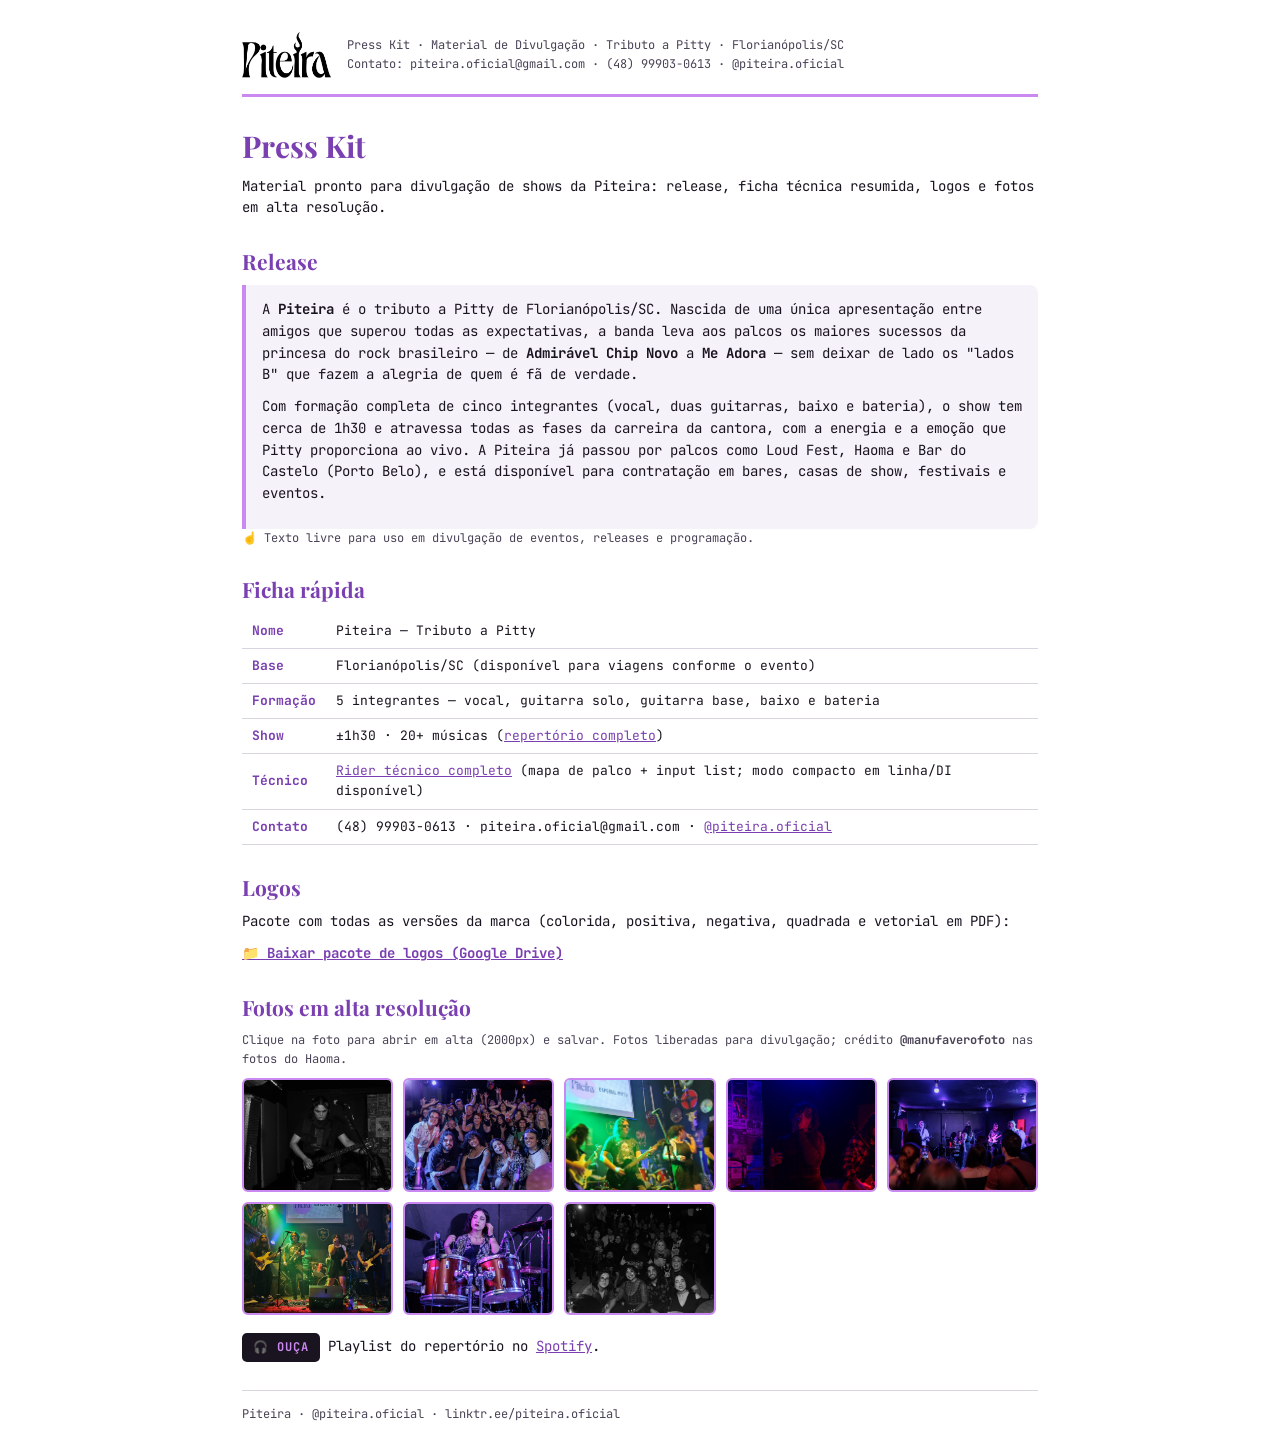
<file: presskit.html>
<!DOCTYPE html>
<html lang="pt-BR">
<head>
<meta charset="utf-8">
<meta name="viewport" content="width=device-width, initial-scale=1">
<meta name="robots" content="noindex">
<title>Piteira — Press Kit / Material de Divulgação</title>
<link rel="preconnect" href="https://fonts.googleapis.com">
<link rel="preconnect" href="https://fonts.gstatic.com" crossorigin>
<link href="https://fonts.googleapis.com/css2?family=Playfair+Display:wght@700;800&family=JetBrains+Mono:wght@400;700&display=swap" rel="stylesheet">
<style>
  *{ margin:0; padding:0; box-sizing:border-box; }
  body{ font-family:'JetBrains Mono',monospace; color:#1a1320; background:#fff; line-height:1.55; padding:32px 22px; max-width:840px; margin:0 auto; }
  .r-head{ display:flex; align-items:center; gap:16px; border-bottom:3px solid #CA88F1; padding-bottom:16px; margin-bottom:22px; flex-wrap:wrap; }
  .r-head img{ height:46px; width:auto; display:block; }
  .r-head .meta{ font-size:12px; color:#4a4356; }
  h1{ font-family:'Playfair Display',Georgia,serif; font-size:30px; margin:26px 0 6px; color:#7a3fb0; }
  h2{ font-family:'Playfair Display',Georgia,serif; font-size:21px; margin:26px 0 8px; color:#7a3fb0; }
  p{ font-size:14px; margin-bottom:10px; }
  .release{ background:#f6f2fa; border-left:4px solid #CA88F1; padding:14px 16px; border-radius:0 8px 8px 0; }
  .hint{ font-size:12px; color:#4a4356; }
  table{ width:100%; border-collapse:collapse; font-size:13px; margin-top:6px; }
  th{ background:#1a1320; color:#CA88F1; text-align:left; padding:8px 10px; font-size:11px; letter-spacing:1px; }
  td{ border-bottom:1px solid #d9d2e0; padding:7px 10px; }
  td.k{ font-weight:700; color:#7a3fb0; white-space:nowrap; }
  a{ color:#7a3fb0; }
  ul{ margin:6px 0 10px 20px; font-size:14px; }
  .photos{ display:grid; grid-template-columns:repeat(auto-fill,minmax(150px,1fr)); gap:10px; margin-top:10px; }
  .photos a{ display:block; }
  .photos img{ width:100%; aspect-ratio:4/3; object-fit:cover; border:2px solid #CA88F1; border-radius:6px; display:block; }
  .tag{ display:inline-block; background:#1a1320; color:#CA88F1; font-size:12px; font-weight:700; padding:5px 11px; border-radius:5px; letter-spacing:1px; }
  footer{ margin-top:28px; border-top:1px solid #d9d2e0; padding-top:14px; font-size:12px; color:#4a4356; }
  @media print{ body{ padding:0; } .r-head{ break-inside:avoid; } table{ break-inside:avoid; } }
</style>
</head>
<body>
  <div class="r-head">
    <img src="assets/img/logo-positivo.png" alt="Piteira">
    <div class="meta">Press Kit · Material de Divulgação · Tributo a Pitty · Florianópolis/SC<br>
      Contato: piteira.oficial@gmail.com · (48) 99903-0613 · @piteira.oficial</div>
  </div>

  <h1>Press Kit</h1>
  <p>Material pronto para divulgação de shows da Piteira: release, ficha técnica resumida, logos e fotos em alta resolução.</p>

  <h2>Release</h2>
  <div class="release">
    <p>A <b>Piteira</b> é o tributo a Pitty de Florianópolis/SC. Nascida de uma única apresentação entre amigos que superou todas as expectativas, a banda leva aos palcos os maiores sucessos da princesa do rock brasileiro — de <b>Admirável Chip Novo</b> a <b>Me Adora</b> — sem deixar de lado os "lados B" que fazem a alegria de quem é fã de verdade.</p>
    <p>Com formação completa de cinco integrantes (vocal, duas guitarras, baixo e bateria), o show tem cerca de 1h30 e atravessa todas as fases da carreira da cantora, com a energia e a emoção que Pitty proporciona ao vivo. A Piteira já passou por palcos como Loud Fest, Haoma e Bar do Castelo (Porto Belo), e está disponível para contratação em bares, casas de show, festivais e eventos.</p>
  </div>
  <p class="hint">☝️ Texto livre para uso em divulgação de eventos, releases e programação.</p>

  <h2>Ficha rápida</h2>
  <table>
    <tr><td class="k">Nome</td><td>Piteira — Tributo a Pitty</td></tr>
    <tr><td class="k">Base</td><td>Florianópolis/SC (disponível para viagens conforme o evento)</td></tr>
    <tr><td class="k">Formação</td><td>5 integrantes — vocal, guitarra solo, guitarra base, baixo e bateria</td></tr>
    <tr><td class="k">Show</td><td>±1h30 · 20+ músicas (<a href="repertorio.html">repertório completo</a>)</td></tr>
    <tr><td class="k">Técnico</td><td><a href="rider.html">Rider técnico completo</a> (mapa de palco + input list; modo compacto em linha/DI disponível)</td></tr>
    <tr><td class="k">Contato</td><td>(48) 99903-0613 · piteira.oficial@gmail.com · <a href="https://instagram.com/piteira.oficial" target="_blank" rel="noopener">@piteira.oficial</a></td></tr>
  </table>

  <h2>Logos</h2>
  <p>Pacote com todas as versões da marca (colorida, positiva, negativa, quadrada e vetorial em PDF):</p>
  <p><a href="https://drive.google.com/drive/folders/1Kas-lKQs5Q3LlZN9pqvClRuhUVlf4Wjc" target="_blank" rel="noopener"><b>📁 Baixar pacote de logos (Google Drive)</b></a></p>

  <h2>Fotos em alta resolução</h2>
  <p class="hint">Clique na foto para abrir em alta (2000px) e salvar. Fotos liberadas para divulgação; crédito <b>@manufaverofoto</b> nas fotos do Haoma.</p>
  <div class="photos">
    <a href="assets/gallery/01-loudfest.jpg" target="_blank"><img src="assets/gallery/01-loudfest.jpg" alt="Piteira ao vivo no Loud Fest" loading="lazy"></a>
    <a href="assets/gallery/02-haoma.jpg" target="_blank"><img src="assets/gallery/02-haoma.jpg" alt="Piteira ao vivo no Haoma" loading="lazy"></a>
    <a href="assets/gallery/03-portobelo.jpg" target="_blank"><img src="assets/gallery/03-portobelo.jpg" alt="Piteira ao vivo no Bar do Castelo, Porto Belo" loading="lazy"></a>
    <a href="assets/gallery/04-loudfest.jpg" target="_blank"><img src="assets/gallery/04-loudfest.jpg" alt="Piteira ao vivo no Loud Fest" loading="lazy"></a>
    <a href="assets/gallery/05-haoma.jpg" target="_blank"><img src="assets/gallery/05-haoma.jpg" alt="Piteira ao vivo no Haoma" loading="lazy"></a>
    <a href="assets/gallery/06-portobelo.jpg" target="_blank"><img src="assets/gallery/06-portobelo.jpg" alt="Piteira ao vivo no Bar do Castelo, Porto Belo" loading="lazy"></a>
    <a href="assets/gallery/07-haoma.jpg" target="_blank"><img src="assets/gallery/07-haoma.jpg" alt="Piteira ao vivo no Haoma" loading="lazy"></a>
    <a href="assets/gallery/08-loudfest.jpg" target="_blank"><img src="assets/gallery/08-loudfest.jpg" alt="Piteira ao vivo no Loud Fest" loading="lazy"></a>
  </div>

  <p style="margin-top:18px;"><span class="tag">🎧 OUÇA</span> Playlist do repertório no <a href="https://open.spotify.com/playlist/18h8zZhHvtDwoUA9WUUy3Y" target="_blank" rel="noopener">Spotify</a>.</p>

  <footer>Piteira · @piteira.oficial · linktr.ee/piteira.oficial</footer>
<!-- Cloudflare Web Analytics --><script defer src='https://static.cloudflareinsights.com/beacon.min.js' data-cf-beacon='{"token": "d24f9f512ce74a84840273cac8bf01c3"}'></script><!-- End Cloudflare Web Analytics -->
</body>
</html>
</file>
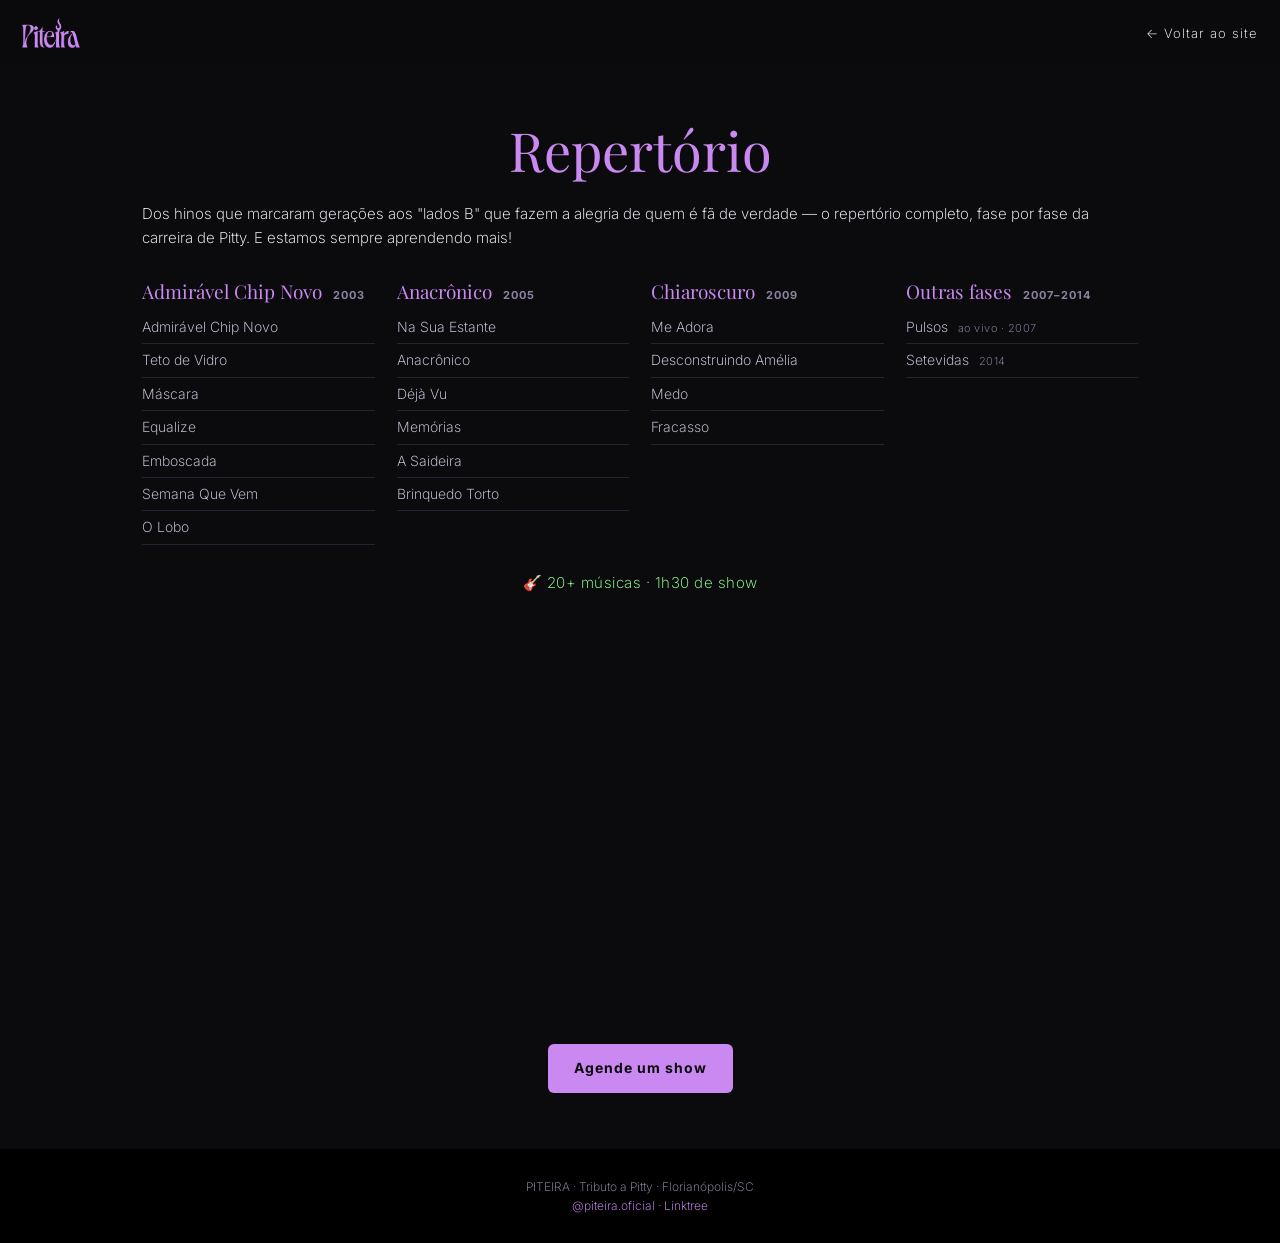
<file: repertorio.html>
<!DOCTYPE html>
<html lang="pt-BR">
<head>
<meta charset="utf-8">
<meta name="viewport" content="width=device-width, initial-scale=1">
<title>Repertório — Piteira · Tributo a Pitty</title>
<link rel="icon" href="/favicon.ico" sizes="any">
<link rel="icon" type="image/png" href="assets/img/favicon.png">
<link rel="apple-touch-icon" href="assets/img/favicon.png">
<meta name="description" content="Repertório completo da Piteira, tributo a Pitty de Florianópolis: 20+ músicas cobrindo todas as fases da carreira da cantora, de Admirável Chip Novo a Setevidas.">
<meta property="og:title" content="Repertório — Piteira · Tributo a Pitty">
<meta property="og:description" content="20+ músicas cobrindo todas as fases da carreira de Pitty.">
<meta property="og:image" content="https://piteiraoficial.com.br/assets/img/og-share.jpg">
<link rel="canonical" href="https://piteiraoficial.com.br/repertorio">
<meta property="og:url" content="https://piteiraoficial.com.br/repertorio">
<meta property="og:type" content="website">
<meta name="twitter:card" content="summary_large_image">
<link rel="preconnect" href="https://fonts.googleapis.com">
<link rel="preconnect" href="https://fonts.gstatic.com" crossorigin>
<link href="https://fonts.googleapis.com/css2?family=Playfair+Display:ital,wght@0,400;0,700;0,800;1,600&family=Inter:wght@250..700&display=swap" rel="stylesheet">
<link rel="stylesheet" href="styles.css">
</head>
<body>
<header class="nav">
  <a href="/" class="nav-brand" aria-label="Piteira"><span class="nav-logo" aria-hidden="true"></span></a>
  <a href="/" class="back-link">← Voltar ao site</a>
</header>

<main>
  <section class="section band-dark">
    <div class="container">
      <h2 class="kicker">Repertório</h2>
      <p class="lead">Dos hinos que marcaram gerações aos "lados B" que fazem a alegria de quem é fã de verdade — o repertório completo, fase por fase da carreira de Pitty. E estamos sempre aprendendo mais!</p>
      <div class="setlist">
        <div class="setlist-group">
          <h3 class="setlist-album">Admirável Chip Novo <span class="setlist-year">2003</span></h3>
          <ul>
            <li>Admirável Chip Novo</li>
            <li>Teto de Vidro</li>
            <li>Máscara</li>
            <li>Equalize</li>
            <li>Emboscada</li>
            <li>Semana Que Vem</li>
            <li>O Lobo</li>
          </ul>
        </div>
        <div class="setlist-group">
          <h3 class="setlist-album">Anacrônico <span class="setlist-year">2005</span></h3>
          <ul>
            <li>Na Sua Estante</li>
            <li>Anacrônico</li>
            <li>Déjà Vu</li>
            <li>Memórias</li>
            <li>A Saideira</li>
            <li>Brinquedo Torto</li>
          </ul>
        </div>
        <div class="setlist-group">
          <h3 class="setlist-album">Chiaroscuro <span class="setlist-year">2009</span></h3>
          <ul>
            <li>Me Adora</li>
            <li>Desconstruindo Amélia</li>
            <li>Medo</li>
            <li>Fracasso</li>
          </ul>
        </div>
        <div class="setlist-group">
          <h3 class="setlist-album">Outras fases <span class="setlist-year">2007–2014</span></h3>
          <ul>
            <li>Pulsos <span class="setlist-note">ao vivo · 2007</span></li>
            <li>Setevidas <span class="setlist-note">2014</span></li>
          </ul>
        </div>
      </div>
      <p class="set-format">🎸 20+ músicas · 1h30 de show</p>
      <div class="spotify-wrap">
        <iframe title="Playlist da Piteira no Spotify" style="border-radius:12px"
          src="https://open.spotify.com/embed/playlist/18h8zZhHvtDwoUA9WUUy3Y?utm_source=generator&theme=0"
          width="100%" height="380" frameborder="0" loading="lazy"
          allow="autoplay; clipboard-write; encrypted-media; fullscreen; picture-in-picture"></iframe>
      </div>
      <a href="/#contato" class="btn btn-solid btn-center" style="margin-top:32px;">Agende um show</a>
    </div>
  </section>
</main>

<footer class="footer">
  <p>PITEIRA · Tributo a Pitty · Florianópolis/SC</p>
  <p><a href="https://instagram.com/piteira.oficial" target="_blank" rel="noopener">@piteira.oficial</a> · <a href="https://linktr.ee/piteira.oficial" target="_blank" rel="noopener">Linktree</a></p>
</footer>
<!-- Cloudflare Web Analytics --><script defer src='https://static.cloudflareinsights.com/beacon.min.js' data-cf-beacon='{"token": "d24f9f512ce74a84840273cac8bf01c3"}'></script><!-- End Cloudflare Web Analytics -->
</body>
</html>
</file>
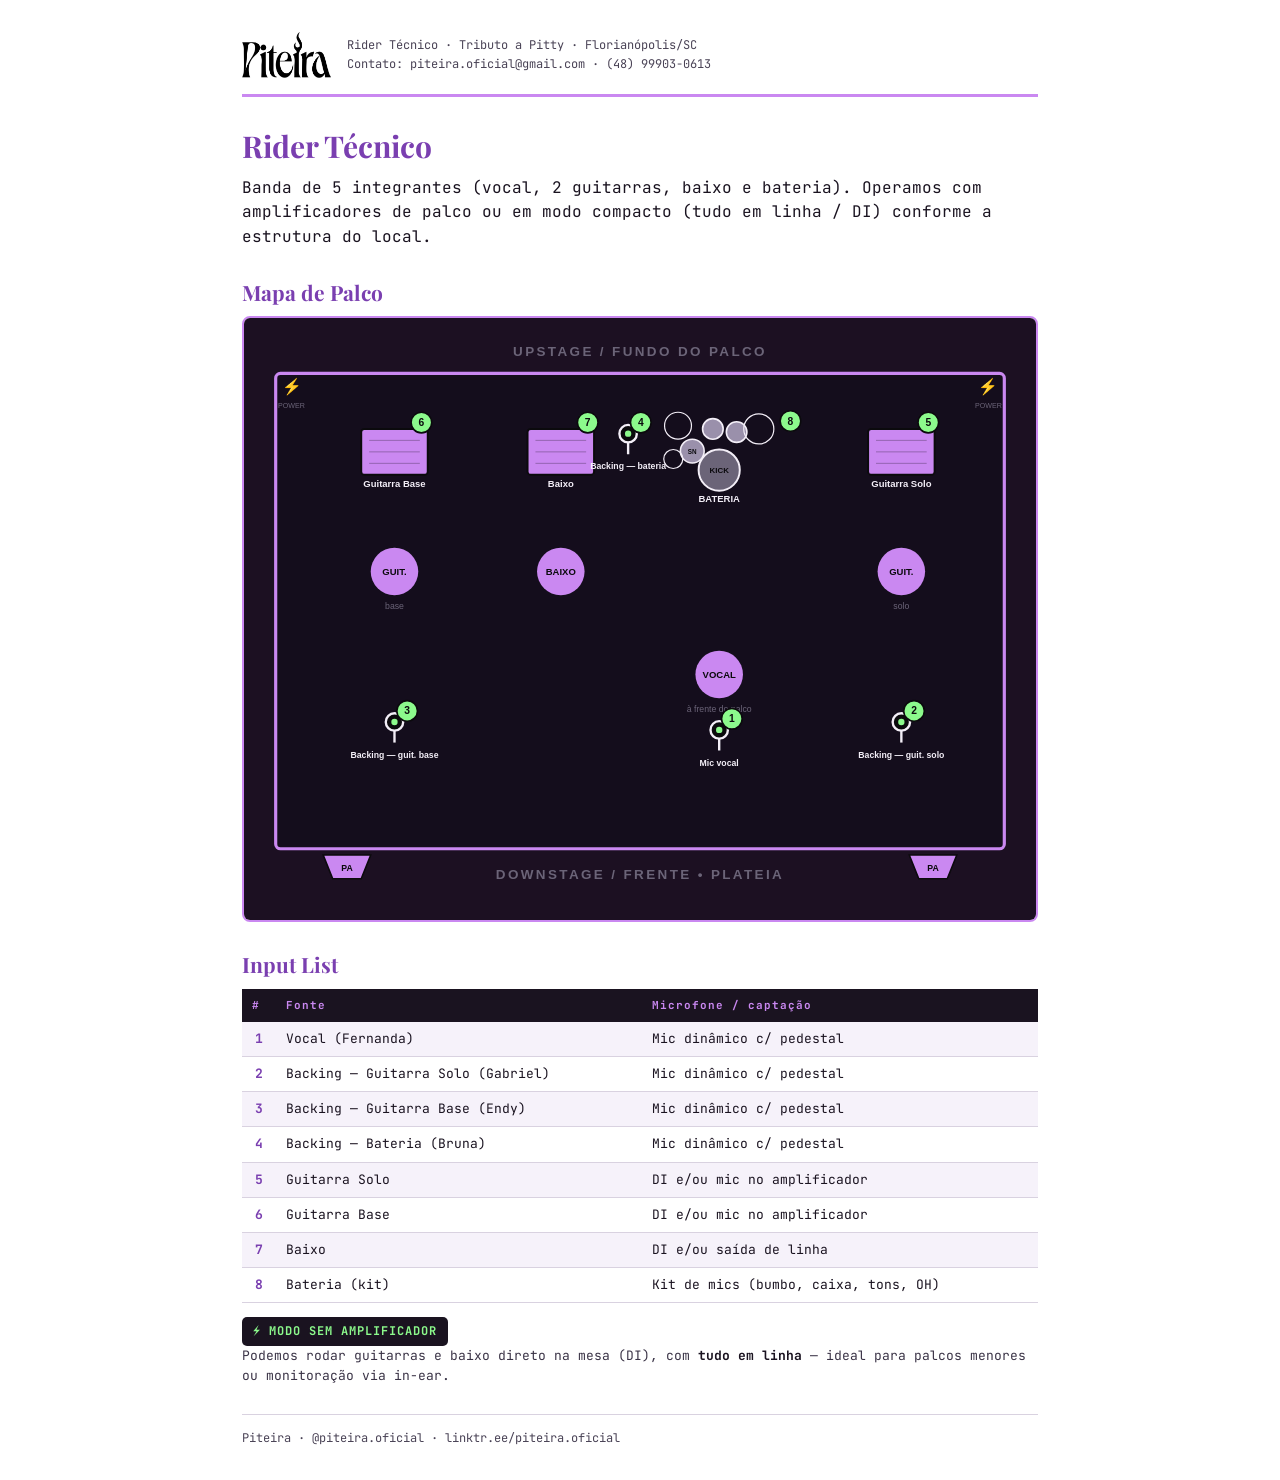
<file: rider.html>
<!DOCTYPE html>
<html lang="pt-BR">
<head>
<meta charset="utf-8">
<meta name="viewport" content="width=device-width, initial-scale=1">
<meta name="robots" content="noindex">
<title>Piteira — Rider Técnico</title>
<link rel="preconnect" href="https://fonts.googleapis.com">
<link rel="preconnect" href="https://fonts.gstatic.com" crossorigin>
<link href="https://fonts.googleapis.com/css2?family=Playfair+Display:wght@700;800&family=JetBrains+Mono:wght@400;700&display=swap" rel="stylesheet">
<style>
  *{ margin:0; padding:0; box-sizing:border-box; }
  body{ font-family:'JetBrains Mono',monospace; color:#1a1320; background:#fff; line-height:1.55; padding:32px 22px; max-width:840px; margin:0 auto; }
  .r-head{ display:flex; align-items:center; gap:16px; border-bottom:3px solid #CA88F1; padding-bottom:16px; margin-bottom:22px; flex-wrap:wrap; }
  .r-head img{ height:46px; width:auto; display:block; }
  .r-head .meta{ font-size:12px; color:#4a4356; }
  h1{ font-family:'Playfair Display',Georgia,serif; font-size:30px; margin:26px 0 6px; color:#7a3fb0; }
  h2{ font-family:'Playfair Display',Georgia,serif; font-size:21px; margin:26px 0 8px; color:#7a3fb0; }
  .plot img{ width:100%; height:auto; border:2px solid #CA88F1; border-radius:8px; display:block; }
  table{ width:100%; border-collapse:collapse; font-size:13px; margin-top:6px; }
  th{ background:#1a1320; color:#CA88F1; text-align:left; padding:8px 10px; font-size:11px; letter-spacing:1px; }
  td{ border-bottom:1px solid #d9d2e0; padding:7px 10px; }
  td.n{ font-weight:700; color:#7a3fb0; text-align:center; width:34px; }
  tr:nth-child(even) td{ background:#f6f2fa; }
  .note{ font-size:13px; margin-top:14px; color:#3a3346; }
  .note b{ color:#1a1320; }
  .tag{ display:inline-block; background:#1a1320; color:#8cfa8c; font-size:12px; font-weight:700; padding:5px 11px; border-radius:5px; letter-spacing:1px; }
  footer{ margin-top:28px; border-top:1px solid #d9d2e0; padding-top:14px; font-size:12px; color:#4a4356; }
  @media print{ body{ padding:0; } .r-head{ break-inside:avoid; } table{ break-inside:avoid; } }
</style>
</head>
<body>
  <div class="r-head">
    <img src="assets/img/logo-positivo.png" alt="Piteira">
    <div class="meta">Rider Técnico · Tributo a Pitty · Florianópolis/SC<br>
      Contato: piteira.oficial@gmail.com · (48) 99903-0613</div>
  </div>

  <h1>Rider Técnico</h1>
  <p>Banda de 5 integrantes (vocal, 2 guitarras, baixo e bateria). Operamos com amplificadores de palco ou em modo compacto (tudo em linha / DI) conforme a estrutura do local.</p>

  <h2>Mapa de Palco</h2>
  <div class="plot"><img src="assets/stageplot.svg" alt="Mapa de palco da Piteira"></div>

  <h2>Input List</h2>
  <table>
    <tr><th>#</th><th>Fonte</th><th>Microfone / captação</th></tr>
    <tr><td class="n">1</td><td>Vocal (Fernanda)</td><td>Mic dinâmico c/ pedestal</td></tr>
    <tr><td class="n">2</td><td>Backing — Guitarra Solo (Gabriel)</td><td>Mic dinâmico c/ pedestal</td></tr>
    <tr><td class="n">3</td><td>Backing — Guitarra Base (Endy)</td><td>Mic dinâmico c/ pedestal</td></tr>
    <tr><td class="n">4</td><td>Backing — Bateria (Bruna)</td><td>Mic dinâmico c/ pedestal</td></tr>
    <tr><td class="n">5</td><td>Guitarra Solo</td><td>DI e/ou mic no amplificador</td></tr>
    <tr><td class="n">6</td><td>Guitarra Base</td><td>DI e/ou mic no amplificador</td></tr>
    <tr><td class="n">7</td><td>Baixo</td><td>DI e/ou saída de linha</td></tr>
    <tr><td class="n">8</td><td>Bateria (kit)</td><td>Kit de mics (bumbo, caixa, tons, OH)</td></tr>
  </table>

  <p class="note"><span class="tag">⚡ MODO SEM AMPLIFICADOR</span><br>
    Podemos rodar guitarras e baixo direto na mesa (DI), com <b>tudo em linha</b> — ideal para palcos menores ou monitoração via in-ear.</p>

  <footer>Piteira · @piteira.oficial · linktr.ee/piteira.oficial</footer>
<!-- Cloudflare Web Analytics --><script defer src='https://static.cloudflareinsights.com/beacon.min.js' data-cf-beacon='{"token": "d24f9f512ce74a84840273cac8bf01c3"}'></script><!-- End Cloudflare Web Analytics -->
</body>
</html>
</file>
<file: styles.css>
* { margin:0; padding:0; box-sizing:border-box; }
:root{
  --purple:#CA88F1; --green:#8cfa8c; --cream:#f3eef7; --ink:#0b0a0d; --plum:#1c1022;
  --maxw:1040px;
}
html{ scroll-behavior:smooth; scroll-padding-top:70px; }
body{ font-family:'Inter',system-ui,sans-serif; font-weight:250; color:var(--cream); background:var(--ink); line-height:1.6; }
img{ max-width:100%; display:block; }
a{ color:inherit; }

.container{ width:100%; max-width:var(--maxw); margin:0 auto; padding:0 22px; }

/* full-width section bands */
.section{ padding:56px 0; }
.band-dark{ background:var(--ink); color:var(--cream); }
.band-plum{ background:var(--plum); color:var(--cream); }
.band-purple{ background:var(--purple); color:var(--ink); }

.kicker{ font-family:'Playfair Display',Georgia,serif; font-weight:400; color:var(--purple);
  font-size:clamp(34px,7vw,54px); text-align:center; margin-bottom:24px; line-height:1.04; }
.band-purple .kicker{ color:var(--ink); font-weight:700; }

/* A BANDA */
#banda .lead{ font-weight:400; }

/* NAV */
.nav{ position:sticky; top:0; z-index:50; display:flex; align-items:center; justify-content:space-between;
  background:rgba(11,10,13,.94); backdrop-filter:blur(6px); padding:18px 22px; }
.nav-brand{ display:flex; align-items:center; text-decoration:none; }
.nav-logo{ height:30px; width:58px; display:block; background:var(--purple); transition:background-color .25s;
  -webkit-mask:url("assets/img/logo-horizontal.png") no-repeat left center/contain;
  mask:url("assets/img/logo-horizontal.png") no-repeat left center/contain; }
.nav.on-hero .nav-logo{ background:var(--cream); }
.nav-links{ display:flex; gap:18px; }
.nav-links a{ color:var(--cream); text-decoration:none; font-size:13px; letter-spacing:1px; }
.nav-links a:hover{ color:var(--green); }
.nav-toggle{ display:none; background:none; border:none; color:var(--purple); font-size:24px; cursor:pointer; }
.back-link{ color:var(--cream); text-decoration:none; font-size:13px; letter-spacing:1px; }
.back-link:hover{ color:var(--green); }

/* TICKER (letreiro no fim do hero) */
.ticker{ position:absolute; left:0; right:0; bottom:0; z-index:2; overflow:hidden; background:var(--green); }
.ticker-track{ display:flex; width:max-content; animation:ticker-scroll 28s linear infinite; }
.ticker-group{ display:flex; flex-shrink:0; }
.ticker-item{ display:inline-block; line-height:58px; color:var(--ink); font-size:17px; font-weight:700;
  letter-spacing:2.5px; text-transform:uppercase; white-space:nowrap; }
.ticker-item::after{ content:"✦"; margin:0 28px; font-size:15px; }
@keyframes ticker-scroll{ to{ transform:translateX(-50%); } }
@media (prefers-reduced-motion:reduce){ .ticker-track{ animation:none; } }

/* FOOTER */
.footer{ background:#000; color:#8c83a0; text-align:center; padding:28px 22px; font-size:12px; }
.footer a{ color:var(--purple); text-decoration:none; }
.footer a:hover{ color:var(--green); }

/* MOBILE */
@media (max-width:767px){
  .nav-toggle{ display:block; }
  .nav-links{ position:absolute; top:100%; left:0; right:0; flex-direction:column; gap:0;
    background:var(--ink); border-bottom:2px solid var(--purple); display:none; }
  .nav-links.open{ display:flex; }
  .nav-links a{ padding:14px 22px; border-top:1px solid #2a2233; }
}

/* HERO */
.hero{ position:relative; min-height:88vh; min-height:88dvh; display:flex; flex-direction:column; align-items:center; overflow:hidden; background:#000; padding-bottom:58px; }
.hero-bg{ position:absolute; inset:0; width:100%; height:100%; object-fit:cover;
  filter:grayscale(1) contrast(1.05); }
.hero::before{ content:""; position:absolute; inset:0; z-index:1; background:var(--purple); mix-blend-mode:multiply; }
.hero::after{ content:""; position:absolute; inset:0; z-index:1;
  background:linear-gradient(180deg,rgba(11,10,13,.25) 0%,rgba(11,10,13,.45) 55%,rgba(11,10,13,.92) 100%); }
.hero-overlay{ position:relative; z-index:2; width:100%; text-align:center; padding:0 22px; margin-top:auto; }
.hero-title{ margin:0; }
.hero-logo{ width:min(440px,84%); height:auto; margin:0 auto; display:block; }
.hero-label{ display:inline-block; color:var(--green); font-family:'Inter',system-ui,sans-serif;
  font-style:normal; font-weight:300; font-size:clamp(13px,2.8vw,19px); letter-spacing:.2em; padding:8px 4px 0; margin:14px 0 0; }
.hero-cta{ position:relative; z-index:2; display:flex; gap:14px; flex-wrap:wrap;
  align-items:center; align-content:center; justify-content:center; margin:auto 0; }
.btn{ font-weight:700; font-size:14px; letter-spacing:1px; padding:13px 26px; border-radius:6px;
  text-decoration:none; display:inline-block; }
.btn-solid{ background:var(--purple); color:var(--ink); }
.btn-ghost{ background:transparent; color:var(--cream); border:2px solid var(--cream); }
.btn-solid:hover{ background:var(--green); }
.btn-ghost:hover{ background:var(--cream); color:var(--ink); }
@media (max-width:767px){
  .hero{ min-height:72vh; min-height:72dvh; }
  .hero-overlay{ padding:0 16px; }
  .hero-logo{ width:min(320px,88%); }
  .hero-cta{ gap:10px; }
  .hero-cta .btn{ padding:12px 22px; font-size:13px; }
}

.section p{ font-size:15px; }
.lead{ text-align:left; }
.lead + .lead{ margin-top:16px; }

/* MEMBROS */
.members-grid{ display:flex; flex-wrap:wrap; justify-content:center; gap:44px 42px; }
.member{ width:calc(33.333% - 28px); max-width:300px; text-align:left; }
@media (max-width:780px){ .member{ width:calc(50% - 22px); max-width:360px; } }
@media (max-width:480px){ .members-grid{ gap:30px; } .member{ width:100%; max-width:340px; }
  /* mobile one-by-one order: Vocal (Fernanda) first */
  .member:nth-child(2){ order:-1; } }
.m-photo-link{ display:block; width:95%; cursor:pointer; }
.member img{ width:100%; max-width:none; margin:0 auto; aspect-ratio:1/1; object-fit:cover;
  border-radius:8px; transition:transform .18s; }
.m-photo-link:hover img{ transform:scale(1.02); }
.m-photo-soon{ width:95%; max-width:none; margin:0 auto; aspect-ratio:3/4; border:3px solid var(--cream); box-shadow:4px 4px 0 rgba(0,0,0,.4);
  background:var(--plum); color:var(--purple); display:flex; align-items:center; justify-content:center;
  text-align:center; font-family:'Playfair Display',Georgia,serif; font-size:clamp(18px,2.4vw,24px); line-height:1.05; }
.m-name{ display:block; font-family:'Playfair Display',Georgia,serif; font-weight:700; font-size:23px;
  color:var(--cream); line-height:1.1; margin-top:14px; }
.m-role{ display:block; font-size:11px; font-weight:700; letter-spacing:2.5px; text-transform:uppercase;
  color:var(--green); margin:5px 0 10px; }
.m-bio{ font-family:'Inter',sans-serif; font-size:13px; line-height:1.55; color:#cfc6dc; }
.m-credit{ text-align:center; margin-top:30px; font-size:12px; color:#8c83a0; letter-spacing:.5px; }

/* REPERTÓRIO & SOM (grade completa na página /repertorio) */
.song{ color:var(--purple); font-weight:700; }
.setlist{ display:grid; grid-template-columns:repeat(auto-fit,minmax(200px,1fr)); gap:26px 22px; margin-top:30px; }
.setlist-group ul{ list-style:none; }
.setlist-album{ font-family:'Playfair Display',Georgia,serif; font-weight:400; color:var(--purple);
  font-size:19px; line-height:1.2; margin-bottom:8px; }
.setlist-year{ font-family:'Inter',sans-serif; font-size:11px; font-weight:700; color:#8c83a0; letter-spacing:1px; margin-left:6px; }
.setlist li{ font-size:14px; padding:5px 0; border-bottom:1px solid #2a2233; color:#cfc6dc; }
.setlist-note{ font-size:11px; color:#8c83a0; margin-left:6px; letter-spacing:.5px; }
.set-format{ text-align:center; margin-top:26px; font-size:13px; color:var(--green); letter-spacing:.5px; }
.spotify-wrap{ margin:30px auto 0; max-width:480px; }
.btn-center{ display:block; width:max-content; max-width:100%; margin-left:auto; margin-right:auto; }

/* AO VIVO */
.gallery{ display:grid; grid-template-columns:repeat(auto-fill,minmax(220px,1fr)); gap:12px; margin-top:24px; }
.gallery img{ width:100%; aspect-ratio:4/3; object-fit:cover; border:2px solid var(--plum); border-radius:8px; cursor:zoom-in; }

/* TÉCNICO */
.rider-link{ display:block; width:max-content; max-width:100%; margin:24px auto 0; font-size:13px;
  color:var(--purple); text-decoration:underline; letter-spacing:.5px; font-weight:700;
  transition:transform .15s, filter .15s; }
.rider-link:hover{ filter:brightness(1.25); transform:scale(1.03); }
.rider-link + .rider-link{ margin-top:10px; }
.plot{ margin:18px auto 0; max-width:760px; }
.plot-img{ width:100%; height:auto; border-radius:10px; display:block; border:3px solid var(--purple); background:var(--plum); }
.sub-h{ font-size:14px; font-weight:700; margin:28px 0 8px; letter-spacing:1px; color:var(--cream); text-align:center; }
.inputs{ width:100%; max-width:680px; margin:0 auto; border-collapse:collapse; font-size:13px;
  background:var(--plum); color:var(--cream); border-radius:6px; overflow:hidden; }
.inputs th{ background:#000; color:var(--purple); text-align:left; padding:8px 10px; font-size:11px; letter-spacing:1px; }
.inputs td{ border-bottom:1px solid #2a2233; padding:7px 10px; }
.inputs td.n{ font-weight:700; color:var(--green); text-align:center; width:34px; }
.inputs tr:nth-child(even) td{ background:rgba(255,255,255,.03); }
.stage-note{ font-size:13px; margin-top:14px; color:#cfc6dc; text-align:center; }
.stage-note b{ color:var(--cream); }
.mode-tag{ display:inline-block; background:#000; color:var(--green); font-size:12px; font-weight:700; padding:5px 11px; border-radius:5px; letter-spacing:1px; }

/* FAQ */
.faq-list{ max-width:680px; margin:0 auto; }
.faq-item{ border-bottom:1px solid #2a2233; }
.faq-item summary{ cursor:pointer; font-weight:700; font-size:15px; padding:14px 4px; list-style:none;
  display:flex; justify-content:space-between; align-items:center; gap:12px; }
.faq-item summary::-webkit-details-marker{ display:none; }
.faq-item summary::after{ content:"+"; color:var(--purple); font-size:22px; font-weight:400; flex-shrink:0; line-height:1; }
.faq-item[open] summary::after{ content:"–"; }
.faq-item p{ padding:0 4px 14px; font-size:14px; color:#cfc6dc; }
.faq-item a{ color:var(--purple); }

/* CONTATO */
.contact-list{ display:grid; grid-template-columns:repeat(2,max-content); justify-content:center;
  gap:16px 44px; text-align:left; margin-top:8px; }
@media (max-width:560px){ .contact-list{ grid-template-columns:max-content; } }
.contact-item{ display:flex; align-items:center; gap:12px; font-weight:700; font-size:16px;
  color:var(--ink); text-decoration:none; word-break:break-word; }
.contact-item .ic{ font-size:20px; line-height:1; }
.contact-item:hover{ text-decoration:underline; }
.wa-btn{ background:#0b0a0d; color:var(--purple); margin:6px auto 30px; display:flex; width:max-content; max-width:100%; align-items:center; gap:8px; }
.wa-btn:hover{ background:var(--green); color:var(--ink); }

/* LIGHTBOX (Ao Vivo) */
.lightbox{ position:fixed; inset:0; z-index:100; display:flex; align-items:center; justify-content:center;
  background:rgba(7,6,9,.95); padding:24px; cursor:zoom-out; }
.lightbox[hidden]{ display:none; }
.lightbox-img{ max-width:95vw; max-height:90vh; width:auto; height:auto; border:2px solid #2a2233; border-radius:6px; cursor:default; }
.lightbox-close{ position:absolute; top:12px; right:20px; background:none; border:none; color:#fff;
  font-size:40px; line-height:1; cursor:pointer; z-index:2; }
.lightbox-prev, .lightbox-next{ position:absolute; top:50%; transform:translateY(-50%); z-index:2;
  background:rgba(0,0,0,.4); border:none; color:#fff; font-size:44px; line-height:1; width:56px; height:84px;
  display:flex; align-items:center; justify-content:center; cursor:pointer; border-radius:8px; }
.lightbox-prev{ left:10px; } .lightbox-next{ right:10px; }
.lightbox-prev:hover, .lightbox-next:hover{ background:rgba(202,136,241,.6); }
@media (max-width:560px){ .lightbox-prev, .lightbox-next{ width:44px; height:64px; font-size:34px; } }
</file>
